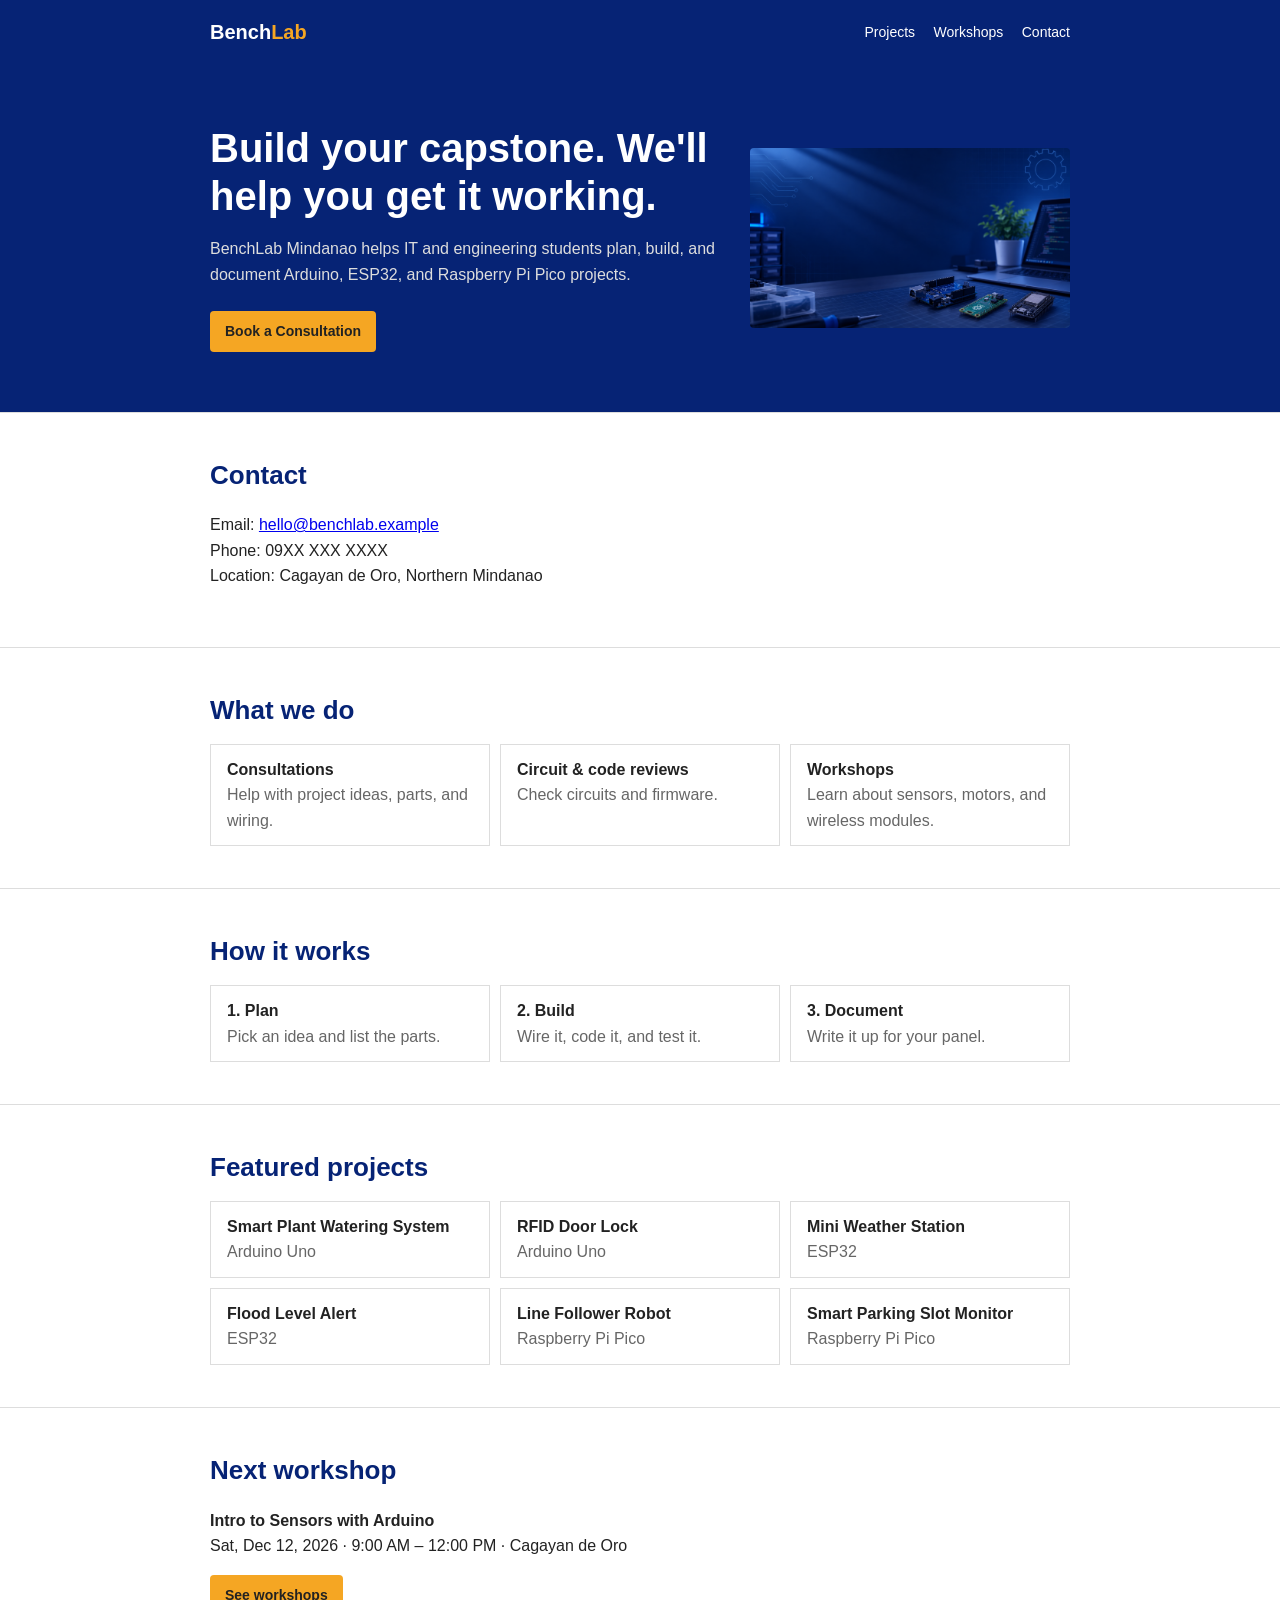
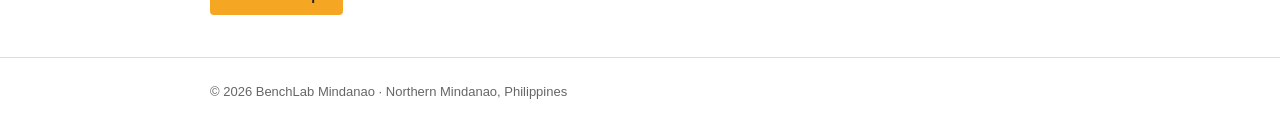
<file: index.html>
<!DOCTYPE html>
<html lang="en">
<head>
  <meta charset="UTF-8">
  <meta name="viewport" content="width=device-width, initial-scale=1.0">
  <title>BenchLab Mindanao</title>
  <link rel="stylesheet" href="style.css">
</head>
<body>
  <header>
    <div class="nav-wrap">
      <a class="logo" href="index.html">Bench<span>Lab</span></a>
      <nav>
        <a href="projects.html">Projects</a>
        <a href="workshops.html">Workshops</a>
        <a href="contact.html">Contact</a>
      </nav>
    </div>
  </header>

  <main>
    <section class="hero">
      <div class="container">
        <div>
          <h1>Build your capstone. We'll help you get it working.</h1>
          <p>BenchLab Mindanao helps IT and engineering students plan, build, and document Arduino, ESP32, and Raspberry Pi Pico projects.</p>
          <a class="btn" href="contact.html">Book a Consultation</a>
        </div>
        <img src="image.png" alt="BenchLab project photo">
      </div>
    </section>

    <section id="contact">
      <div class="container">
        <h2>Contact</h2>
        <p>
          Email: <a href="mailto:hello@benchlab.example">hello@benchlab.example</a><br>
          Phone: 09XX XXX XXXX<br>
          Location: Cagayan de Oro, Northern Mindanao
        </p>
      </div>
    </section>

    <section>
      <div class="container">
        <h2>What we do</h2>
        <div class="cards">
          <a href="consultations.html"><b>Consultations</b>Help with project ideas, parts, and wiring.</a>
          <a href="reviews.html"><b>Circuit &amp; code reviews</b>Check circuits and firmware.</a>
          <a href="workshops.html"><b>Workshops</b>Learn about sensors, motors, and wireless modules.</a>
        </div>
      </div>
    </section>

    <section>
      <div class="container">
        <h2>How it works</h2>
        <div class="cards">
          <div><b>1. Plan</b>Pick an idea and list the parts.</div>
          <div><b>2. Build</b>Wire it, code it, and test it.</div>
          <div><b>3. Document</b>Write it up for your panel.</div>
        </div>
      </div>
    </section>

    <section>
      <div class="container">
        <h2>Featured projects</h2>
        <div class="cards">
          <a href="projects.html#plant"><b>Smart Plant Watering System</b>Arduino Uno</a>
          <a href="projects.html#door"><b>RFID Door Lock</b>Arduino Uno</a>
          <a href="projects.html#weather"><b>Mini Weather Station</b>ESP32</a>
          <a href="projects.html#flood"><b>Flood Level Alert</b>ESP32</a>
          <a href="projects.html#linebot"><b>Line Follower Robot</b>Raspberry Pi Pico</a>
          <a href="projects.html#parking"><b>Smart Parking Slot Monitor</b>Raspberry Pi Pico</a>
        </div>
      </div>
    </section>

    <section>
      <div class="container">
        <h2>Next workshop</h2>
        <p><strong>Intro to Sensors with Arduino</strong><br>
        Sat, Dec 12, 2026 · 9:00 AM – 12:00 PM · Cagayan de Oro</p>
        <a class="btn" href="workshops.html">See workshops</a>
      </div>
    </section>
  </main>

  <footer>
    <div class="container">
      <p>© 2026 BenchLab Mindanao · Northern Mindanao, Philippines</p>
    </div>
  </footer>
</body>
</html>
</file>
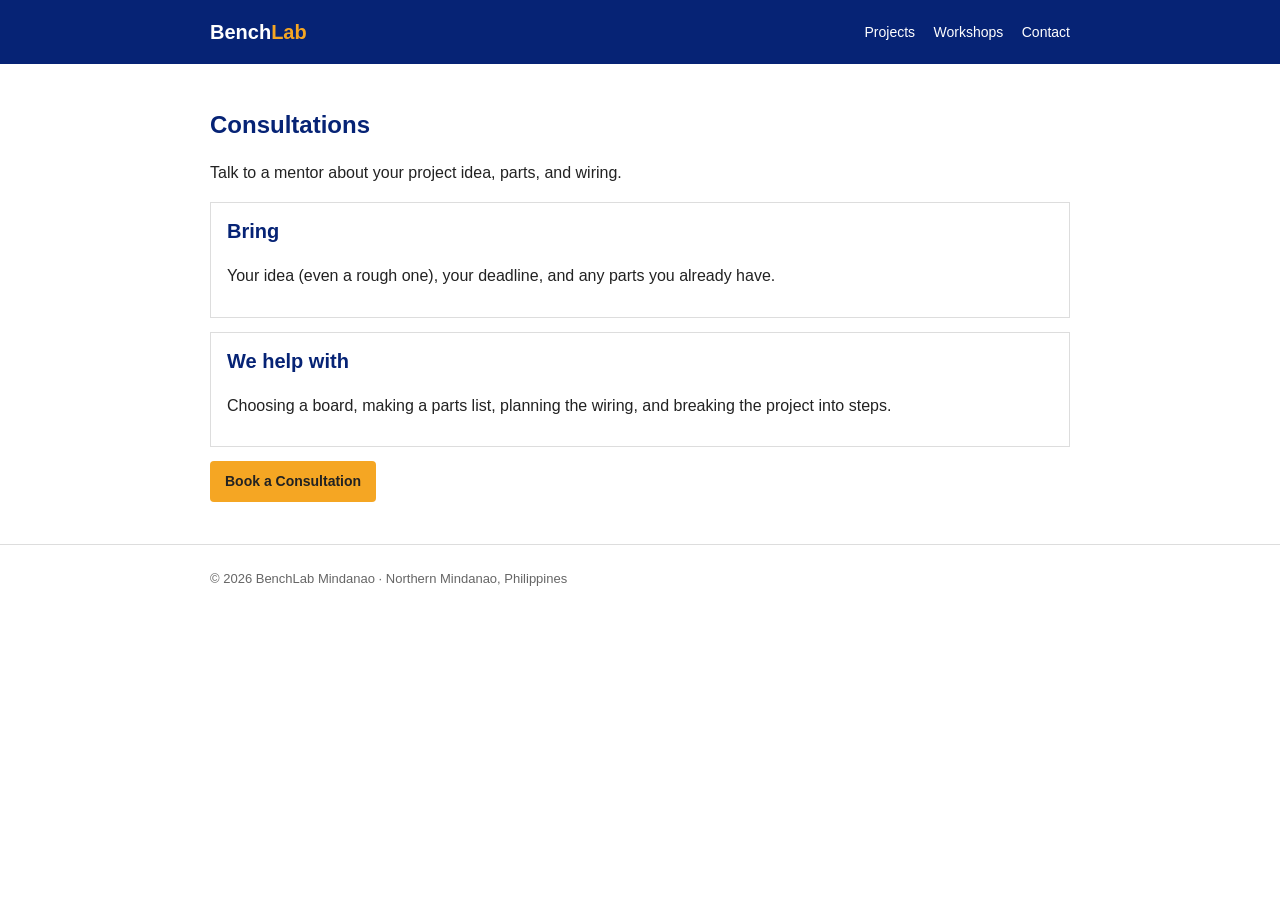
<file: consultations.html>
<!DOCTYPE html>
<html lang="en">
<head>
  <meta charset="UTF-8">
  <meta name="viewport" content="width=device-width, initial-scale=1.0">
  <title>Consultations · BenchLab Mindanao</title>
  <link rel="stylesheet" href="style.css">
</head>
<body>
  <header>
    <div class="nav-wrap">
      <a class="logo" href="index.html">Bench<span>Lab</span></a>
      <nav>
        <a href="projects.html">Projects</a>
        <a href="workshops.html">Workshops</a>
        <a href="contact.html">Contact</a>
      </nav>
    </div>
  </header>

  <main>
    <section>
      <div class="container">
        <h1>Consultations</h1>
        <p>Talk to a mentor about your project idea, parts, and wiring.</p>
        <div class="box">
          <h2>Bring</h2>
          <p>Your idea (even a rough one), your deadline, and any parts you already have.</p>
        </div>
        <div class="box">
          <h2>We help with</h2>
          <p>Choosing a board, making a parts list, planning the wiring, and breaking the project into steps.</p>
        </div>
        <a class="btn" href="contact.html">Book a Consultation</a>
      </div>
    </section>
  </main>

  <footer>
    <div class="container">
      <p>© 2026 BenchLab Mindanao · Northern Mindanao, Philippines</p>
    </div>
  </footer>
</body>
</html>
</file>
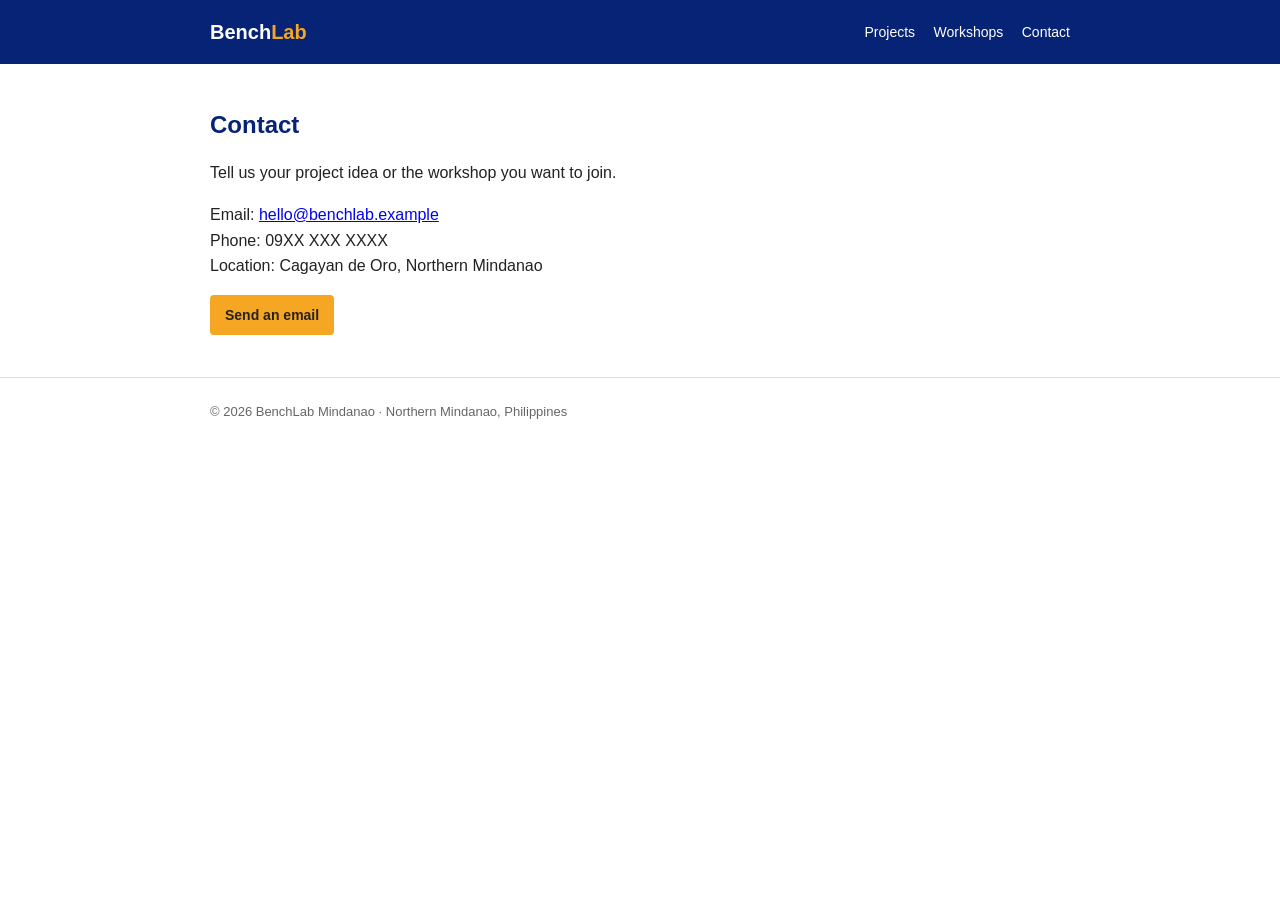
<file: contact.html>
<!DOCTYPE html>
<html lang="en">
<head>
  <meta charset="UTF-8">
  <meta name="viewport" content="width=device-width, initial-scale=1.0">
  <title>Contact · BenchLab Mindanao</title>
  <link rel="stylesheet" href="style.css">
</head>
<body>
  <header>
    <div class="nav-wrap">
      <a class="logo" href="index.html">Bench<span>Lab</span></a>
      <nav>
        <a href="projects.html">Projects</a>
        <a href="workshops.html">Workshops</a>
        <a href="contact.html">Contact</a>
      </nav>
    </div>
  </header>

  <main>
    <section>
      <div class="container">
        <h1>Contact</h1>
        <p>Tell us your project idea or the workshop you want to join.</p>
        <p>
          Email: <a href="mailto:hello@benchlab.example">hello@benchlab.example</a><br>
          Phone: 09XX XXX XXXX<br>
          Location: Cagayan de Oro, Northern Mindanao
        </p>
        <a class="btn" href="mailto:hello@benchlab.example">Send an email</a>
      </div>
    </section>
  </main>

  <footer>
    <div class="container">
      <p>© 2026 BenchLab Mindanao · Northern Mindanao, Philippines</p>
    </div>
  </footer>
</body>
</html>
</file>
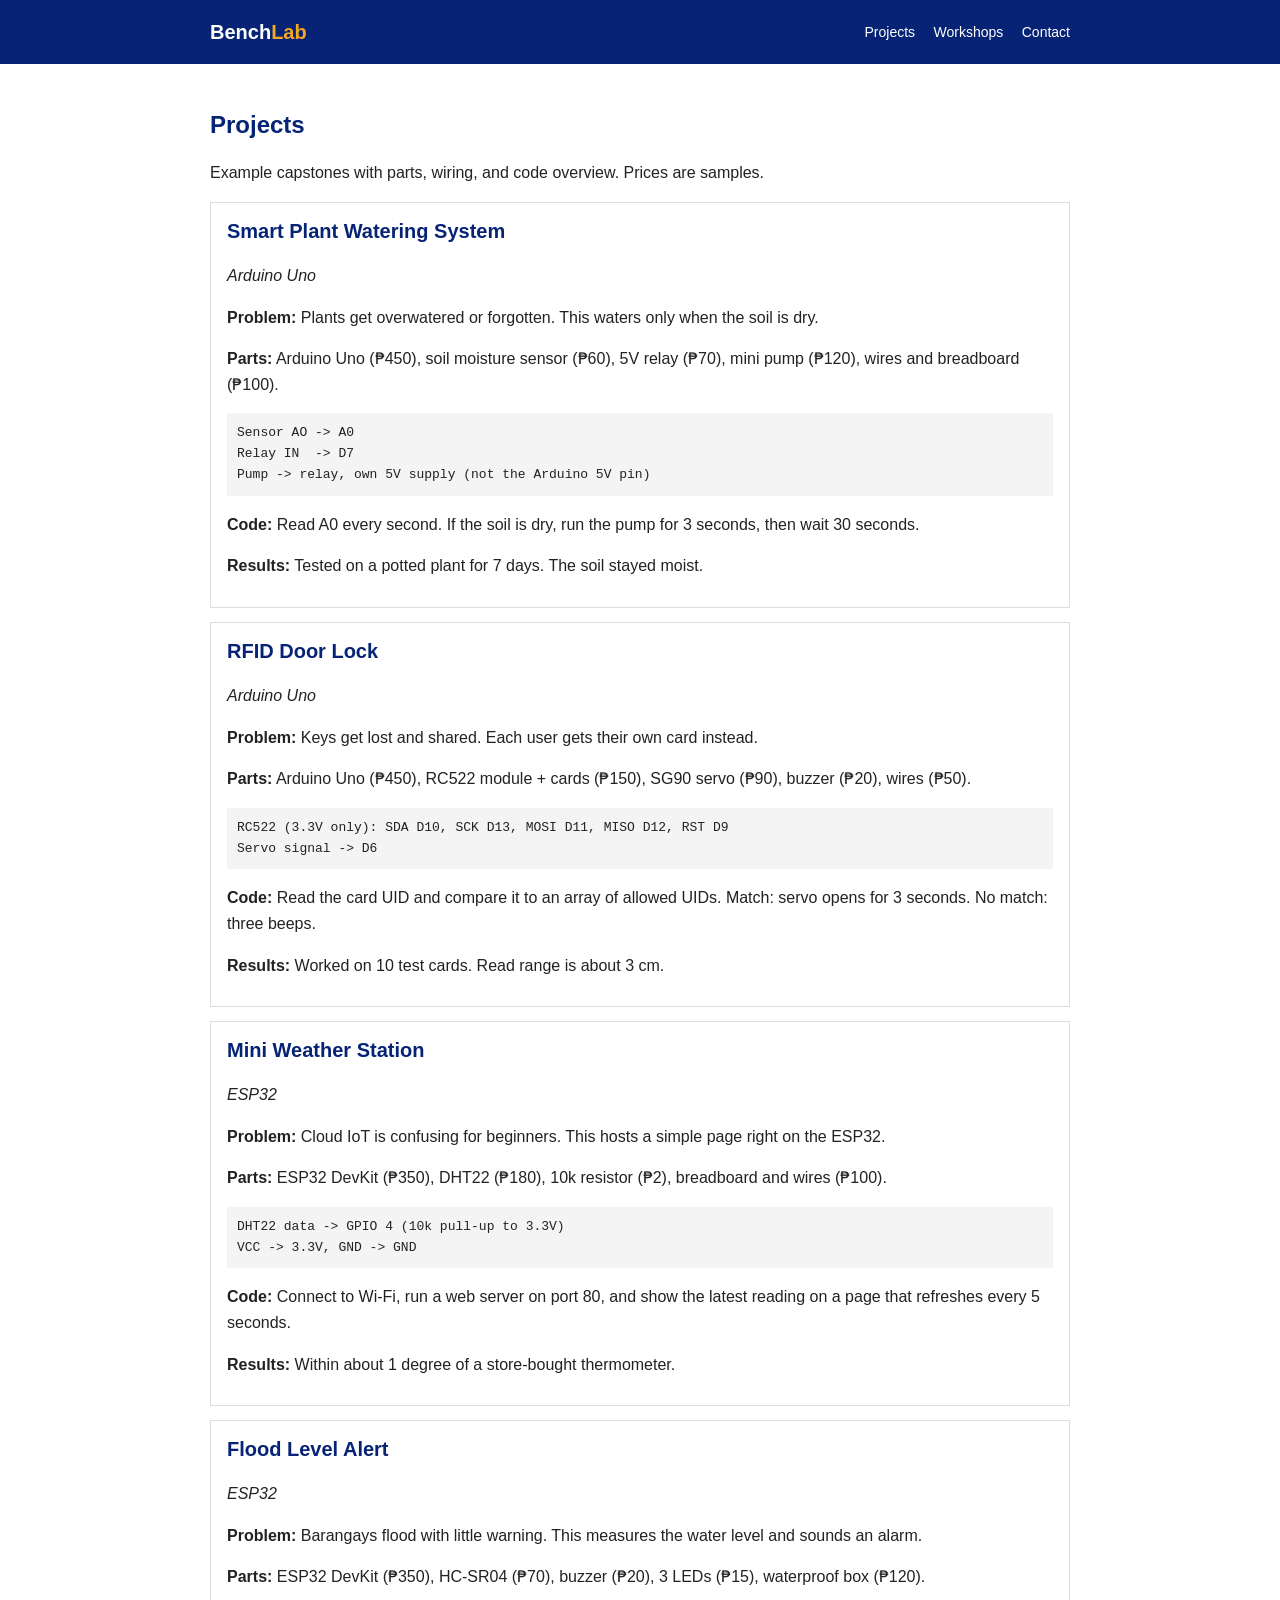
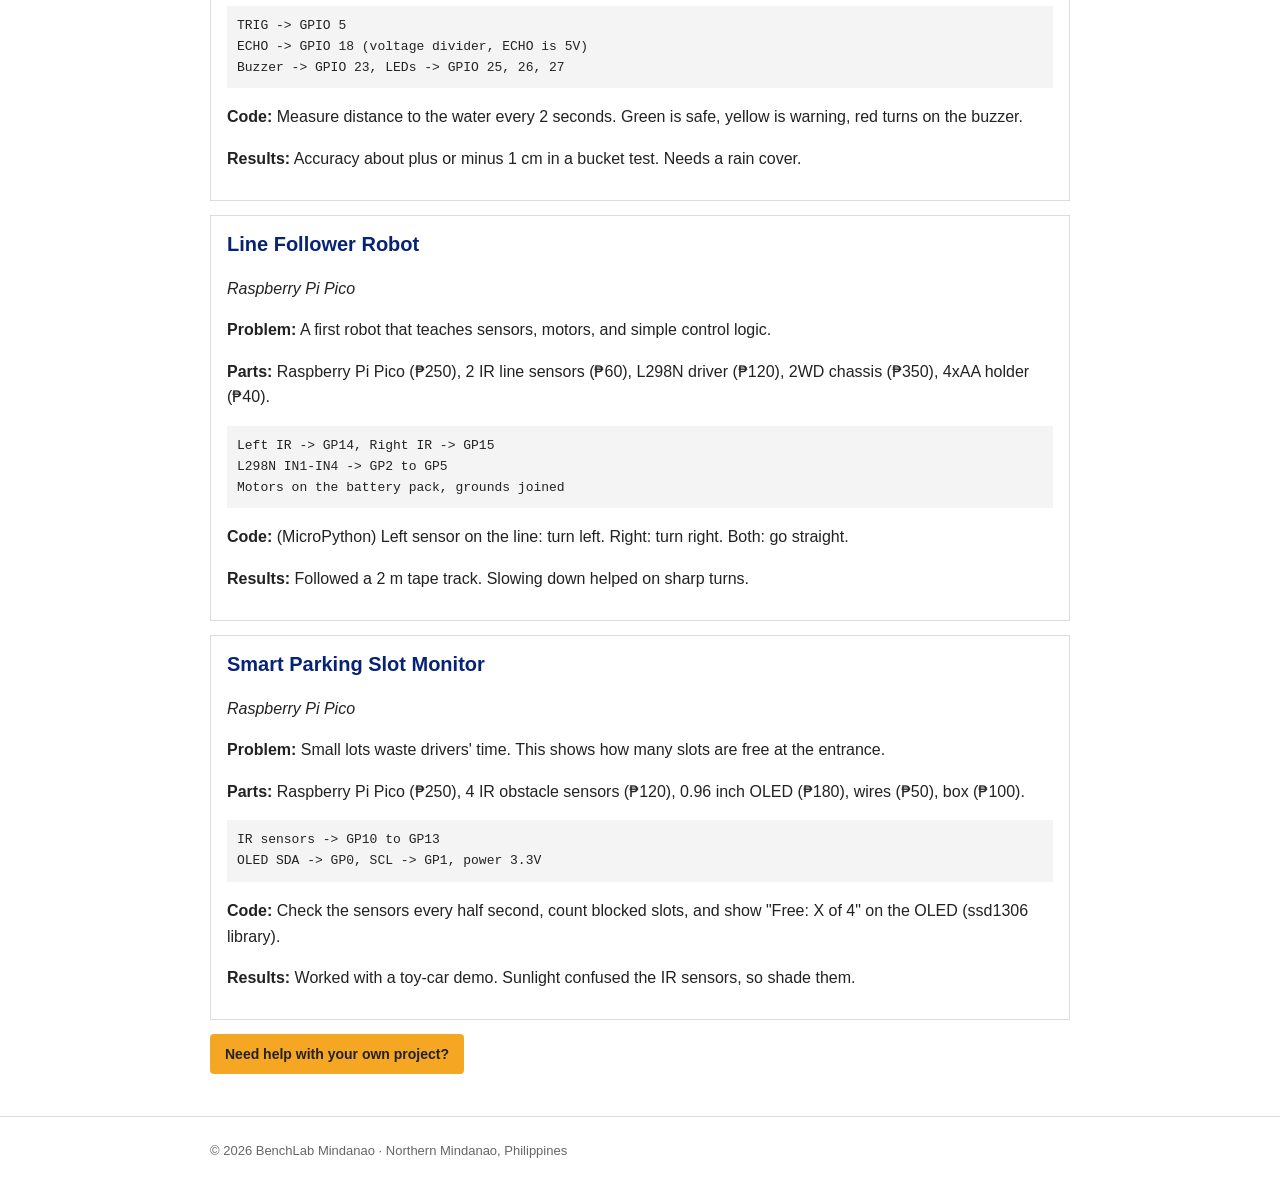
<file: projects.html>
<!DOCTYPE html>
<html lang="en">
<head>
  <meta charset="UTF-8">
  <meta name="viewport" content="width=device-width, initial-scale=1.0">
  <title>Projects · BenchLab Mindanao</title>
  <link rel="stylesheet" href="style.css">
</head>
<body>
  <header>
    <div class="nav-wrap">
      <a class="logo" href="index.html">Bench<span>Lab</span></a>
      <nav>
        <a href="projects.html">Projects</a>
        <a href="workshops.html">Workshops</a>
        <a href="contact.html">Contact</a>
      </nav>
    </div>
  </header>

  <main>
    <section>
      <div class="container">
        <h1>Projects</h1>
        <p>Example capstones with parts, wiring, and code overview. Prices are samples.</p>
        <div class="box" id="plant">
          <h2>Smart Plant Watering System</h2>
          <p><em>Arduino Uno</em></p>
          <p><strong>Problem:</strong> Plants get overwatered or forgotten. This waters only when the soil is dry.</p>
          <p><strong>Parts:</strong> Arduino Uno (₱450), soil moisture sensor (₱60), 5V relay (₱70), mini pump (₱120), wires and breadboard (₱100).</p>
          <pre>Sensor AO -> A0
Relay IN  -> D7
Pump -> relay, own 5V supply (not the Arduino 5V pin)</pre>
          <p><strong>Code:</strong> Read A0 every second. If the soil is dry, run the pump for 3 seconds, then wait 30 seconds.</p>
          <p><strong>Results:</strong> Tested on a potted plant for 7 days. The soil stayed moist.</p>
        </div>
        <div class="box" id="door">
          <h2>RFID Door Lock</h2>
          <p><em>Arduino Uno</em></p>
          <p><strong>Problem:</strong> Keys get lost and shared. Each user gets their own card instead.</p>
          <p><strong>Parts:</strong> Arduino Uno (₱450), RC522 module + cards (₱150), SG90 servo (₱90), buzzer (₱20), wires (₱50).</p>
          <pre>RC522 (3.3V only): SDA D10, SCK D13, MOSI D11, MISO D12, RST D9
Servo signal -> D6</pre>
          <p><strong>Code:</strong> Read the card UID and compare it to an array of allowed UIDs. Match: servo opens for 3 seconds. No match: three beeps.</p>
          <p><strong>Results:</strong> Worked on 10 test cards. Read range is about 3 cm.</p>
        </div>
        <div class="box" id="weather">
          <h2>Mini Weather Station</h2>
          <p><em>ESP32</em></p>
          <p><strong>Problem:</strong> Cloud IoT is confusing for beginners. This hosts a simple page right on the ESP32.</p>
          <p><strong>Parts:</strong> ESP32 DevKit (₱350), DHT22 (₱180), 10k resistor (₱2), breadboard and wires (₱100).</p>
          <pre>DHT22 data -> GPIO 4 (10k pull-up to 3.3V)
VCC -> 3.3V, GND -> GND</pre>
          <p><strong>Code:</strong> Connect to Wi-Fi, run a web server on port 80, and show the latest reading on a page that refreshes every 5 seconds.</p>
          <p><strong>Results:</strong> Within about 1 degree of a store-bought thermometer.</p>
        </div>
        <div class="box" id="flood">
          <h2>Flood Level Alert</h2>
          <p><em>ESP32</em></p>
          <p><strong>Problem:</strong> Barangays flood with little warning. This measures the water level and sounds an alarm.</p>
          <p><strong>Parts:</strong> ESP32 DevKit (₱350), HC-SR04 (₱70), buzzer (₱20), 3 LEDs (₱15), waterproof box (₱120).</p>
          <pre>TRIG -> GPIO 5
ECHO -> GPIO 18 (voltage divider, ECHO is 5V)
Buzzer -> GPIO 23, LEDs -> GPIO 25, 26, 27</pre>
          <p><strong>Code:</strong> Measure distance to the water every 2 seconds. Green is safe, yellow is warning, red turns on the buzzer.</p>
          <p><strong>Results:</strong> Accuracy about plus or minus 1 cm in a bucket test. Needs a rain cover.</p>
        </div>
        <div class="box" id="linebot">
          <h2>Line Follower Robot</h2>
          <p><em>Raspberry Pi Pico</em></p>
          <p><strong>Problem:</strong> A first robot that teaches sensors, motors, and simple control logic.</p>
          <p><strong>Parts:</strong> Raspberry Pi Pico (₱250), 2 IR line sensors (₱60), L298N driver (₱120), 2WD chassis (₱350), 4xAA holder (₱40).</p>
          <pre>Left IR -> GP14, Right IR -> GP15
L298N IN1-IN4 -> GP2 to GP5
Motors on the battery pack, grounds joined</pre>
          <p><strong>Code:</strong> (MicroPython) Left sensor on the line: turn left. Right: turn right. Both: go straight.</p>
          <p><strong>Results:</strong> Followed a 2 m tape track. Slowing down helped on sharp turns.</p>
        </div>
        <div class="box" id="parking">
          <h2>Smart Parking Slot Monitor</h2>
          <p><em>Raspberry Pi Pico</em></p>
          <p><strong>Problem:</strong> Small lots waste drivers' time. This shows how many slots are free at the entrance.</p>
          <p><strong>Parts:</strong> Raspberry Pi Pico (₱250), 4 IR obstacle sensors (₱120), 0.96 inch OLED (₱180), wires (₱50), box (₱100).</p>
          <pre>IR sensors -> GP10 to GP13
OLED SDA -> GP0, SCL -> GP1, power 3.3V</pre>
          <p><strong>Code:</strong> Check the sensors every half second, count blocked slots, and show "Free: X of 4" on the OLED (ssd1306 library).</p>
          <p><strong>Results:</strong> Worked with a toy-car demo. Sunlight confused the IR sensors, so shade them.</p>
        </div>
        <a class="btn" href="contact.html">Need help with your own project?</a>
      </div>
    </section>
  </main>

  <footer>
    <div class="container">
      <p>© 2026 BenchLab Mindanao · Northern Mindanao, Philippines</p>
    </div>
  </footer>
</body>
</html>
</file>
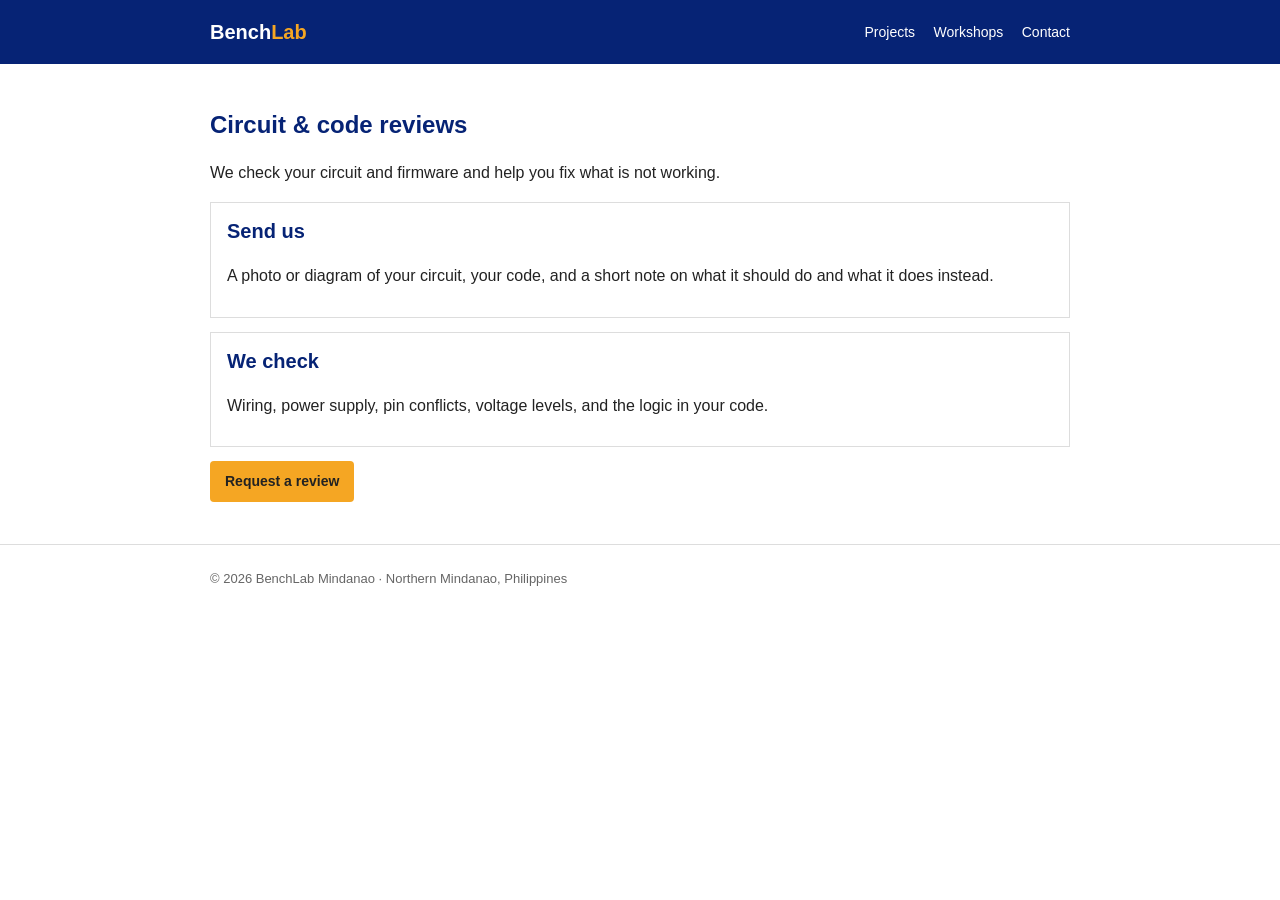
<file: reviews.html>
<!DOCTYPE html>
<html lang="en">
<head>
  <meta charset="UTF-8">
  <meta name="viewport" content="width=device-width, initial-scale=1.0">
  <title>Circuit & code reviews · BenchLab Mindanao</title>
  <link rel="stylesheet" href="style.css">
</head>
<body>
  <header>
    <div class="nav-wrap">
      <a class="logo" href="index.html">Bench<span>Lab</span></a>
      <nav>
        <a href="projects.html">Projects</a>
        <a href="workshops.html">Workshops</a>
        <a href="contact.html">Contact</a>
      </nav>
    </div>
  </header>

  <main>
    <section>
      <div class="container">
        <h1>Circuit &amp; code reviews</h1>
        <p>We check your circuit and firmware and help you fix what is not working.</p>
        <div class="box">
          <h2>Send us</h2>
          <p>A photo or diagram of your circuit, your code, and a short note on what it should do and what it does instead.</p>
        </div>
        <div class="box">
          <h2>We check</h2>
          <p>Wiring, power supply, pin conflicts, voltage levels, and the logic in your code.</p>
        </div>
        <a class="btn" href="contact.html">Request a review</a>
      </div>
    </section>
  </main>

  <footer>
    <div class="container">
      <p>© 2026 BenchLab Mindanao · Northern Mindanao, Philippines</p>
    </div>
  </footer>
</body>
</html>
</file>
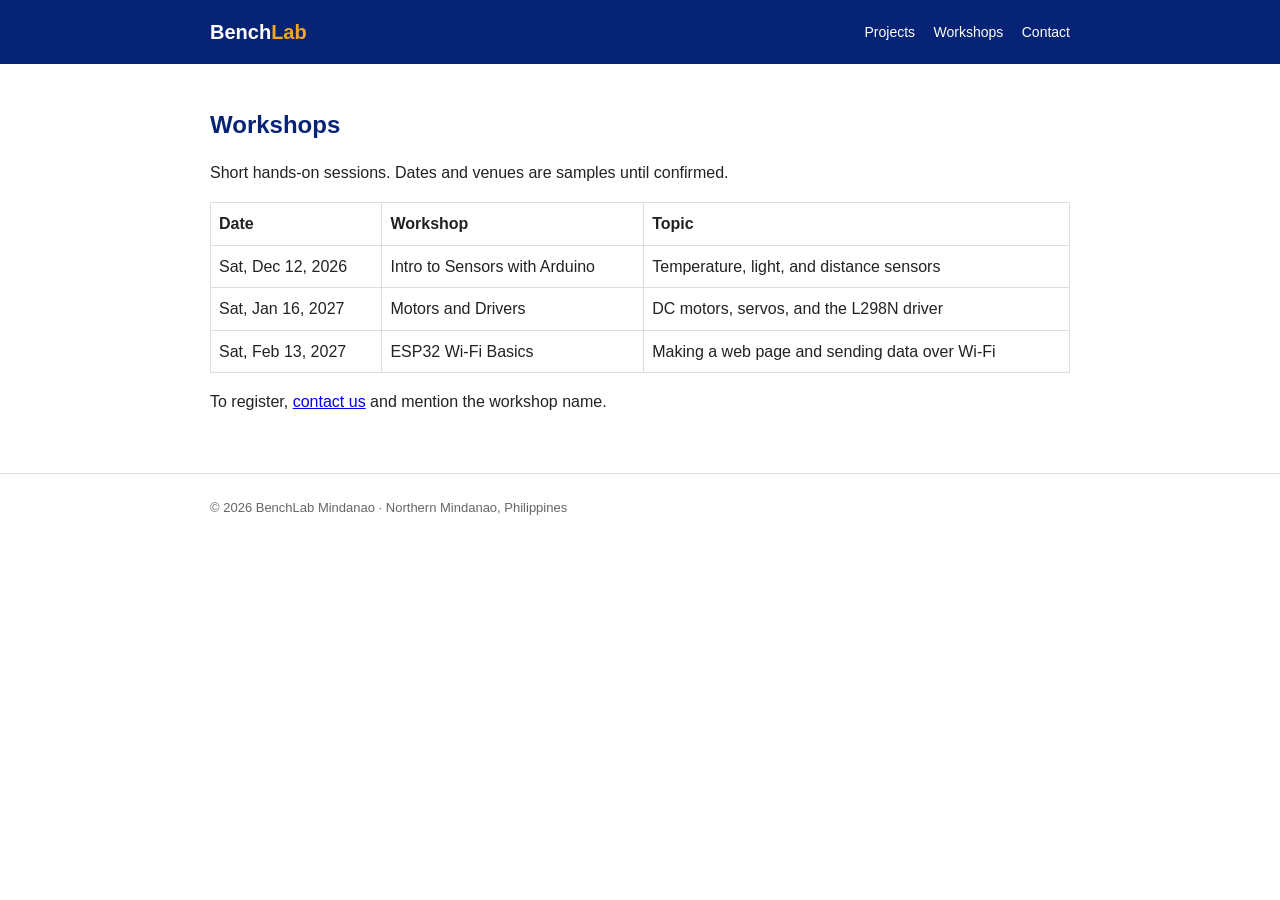
<file: workshops.html>
<!DOCTYPE html>
<html lang="en">
<head>
  <meta charset="UTF-8">
  <meta name="viewport" content="width=device-width, initial-scale=1.0">
  <title>Workshops · BenchLab Mindanao</title>
  <link rel="stylesheet" href="style.css">
</head>
<body>
  <header>
    <div class="nav-wrap">
      <a class="logo" href="index.html">Bench<span>Lab</span></a>
      <nav>
        <a href="projects.html">Projects</a>
        <a href="workshops.html">Workshops</a>
        <a href="contact.html">Contact</a>
      </nav>
    </div>
  </header>

  <main>
    <section>
      <div class="container">
        <h1>Workshops</h1>
        <p>Short hands-on sessions. Dates and venues are samples until confirmed.</p>
        <div class="table-wrap">
          <table>
            <tr><th>Date</th><th>Workshop</th><th>Topic</th></tr>
            <tr><td>Sat, Dec 12, 2026</td><td>Intro to Sensors with Arduino</td><td>Temperature, light, and distance sensors</td></tr>
            <tr><td>Sat, Jan 16, 2027</td><td>Motors and Drivers</td><td>DC motors, servos, and the L298N driver</td></tr>
            <tr><td>Sat, Feb 13, 2027</td><td>ESP32 Wi-Fi Basics</td><td>Making a web page and sending data over Wi-Fi</td></tr>
          </table>
        </div>
        <p>To register, <a href="contact.html">contact us</a> and mention the workshop name.</p>
      </div>
    </section>
  </main>

  <footer>
    <div class="container">
      <p>© 2026 BenchLab Mindanao · Northern Mindanao, Philippines</p>
    </div>
  </footer>
</body>
</html>
</file>
<file: style.css>
:root {
  --blue: #062375;
  --gold: #f5a623;
  --text: #222;
  --gray: #666;
  --line: #ddd;
}

* {
  box-sizing: border-box;
}

body {
  margin: 0;
  color: var(--text);
  font-family: Arial, sans-serif;
  line-height: 1.6;
}

.container,
.nav-wrap {
  max-width: 900px;
  margin: 0 auto;
  padding-left: 20px;
  padding-right: 20px;
}

header {
  background: var(--blue);
}

.nav-wrap {
  height: 64px;
  display: flex;
  align-items: center;
  justify-content: space-between;
}

.logo {
  color: #fff;
  font-size: 20px;
  font-weight: bold;
  text-decoration: none;
}

.logo span {
  color: var(--gold);
}

nav a {
  color: #fff;
  font-size: 14px;
  text-decoration: none;
}

.hero {
  background: var(--blue);
  color: #fff;
  padding: 60px 0;
}

.hero .container {
  display: flex;
  align-items: center;
  gap: 30px;
}

.hero .container > div {
  flex: 1;
}

.hero img {
  width: 320px;
  max-width: 100%;
  border-radius: 4px;
}

.hero h1 {
  margin: 0 0 16px;
  color: #fff;
  font-size: 40px;
  line-height: 1.2;
}

.hero p {
  margin: 0 0 24px;
  color: #ddd;
}

h2 {
  margin: 0 0 12px;
  color: var(--blue);
  font-size: 26px;
}

section {
  padding: 42px 0;
  border-bottom: 1px solid var(--line);
}

.cards {
  display: grid;
  grid-template-columns: repeat(auto-fit, minmax(240px, 1fr));
  gap: 10px;
}

.cards > * {
  display: block;
  padding: 12px 16px;
  border: 1px solid var(--line);
  color: var(--gray);
  text-decoration: none;
}

.cards a:hover {
  border-color: var(--blue);
}

.cards b {
  display: block;
  color: var(--text);
}

.btn {
  display: inline-block;
  padding: 9px 15px;
  background: var(--gold);
  color: #222;
  border-radius: 4px;
  text-decoration: none;
  font-weight: bold;
  font-size: 14px;
}

footer {
  padding: 24px 0;
  color: var(--gray);
  font-size: 13px;
}

footer p {
  margin: 0;
}

@media (max-width: 600px) {
  .hero {
    padding: 44px 0;
  }

  .hero .container {
    flex-direction: column;
    align-items: flex-start;
  }

  .hero h1 {
    font-size: 32px;
  }

  section {
    padding: 34px 0;
  }
}

nav a {
  margin-left: 14px;
}

main h1 {
  margin: 0 0 8px;
  color: var(--blue);
}

.box {
  margin-bottom: 14px;
  padding: 12px 16px;
  border: 1px solid var(--line);
}

.box:target {
  border-color: var(--blue);
}

.box h2 {
  margin: 0 0 8px;
  font-size: 20px;
}

pre {
  margin: 0 0 12px;
  padding: 10px;
  overflow-x: auto;
  background: #f4f4f4;
  font-size: 13px;
}

.table-wrap {
  overflow-x: auto;
}

table {
  width: 100%;
  border-collapse: collapse;
}

th, td {
  padding: 8px;
  border: 1px solid var(--line);
  text-align: left;
}
</file>
